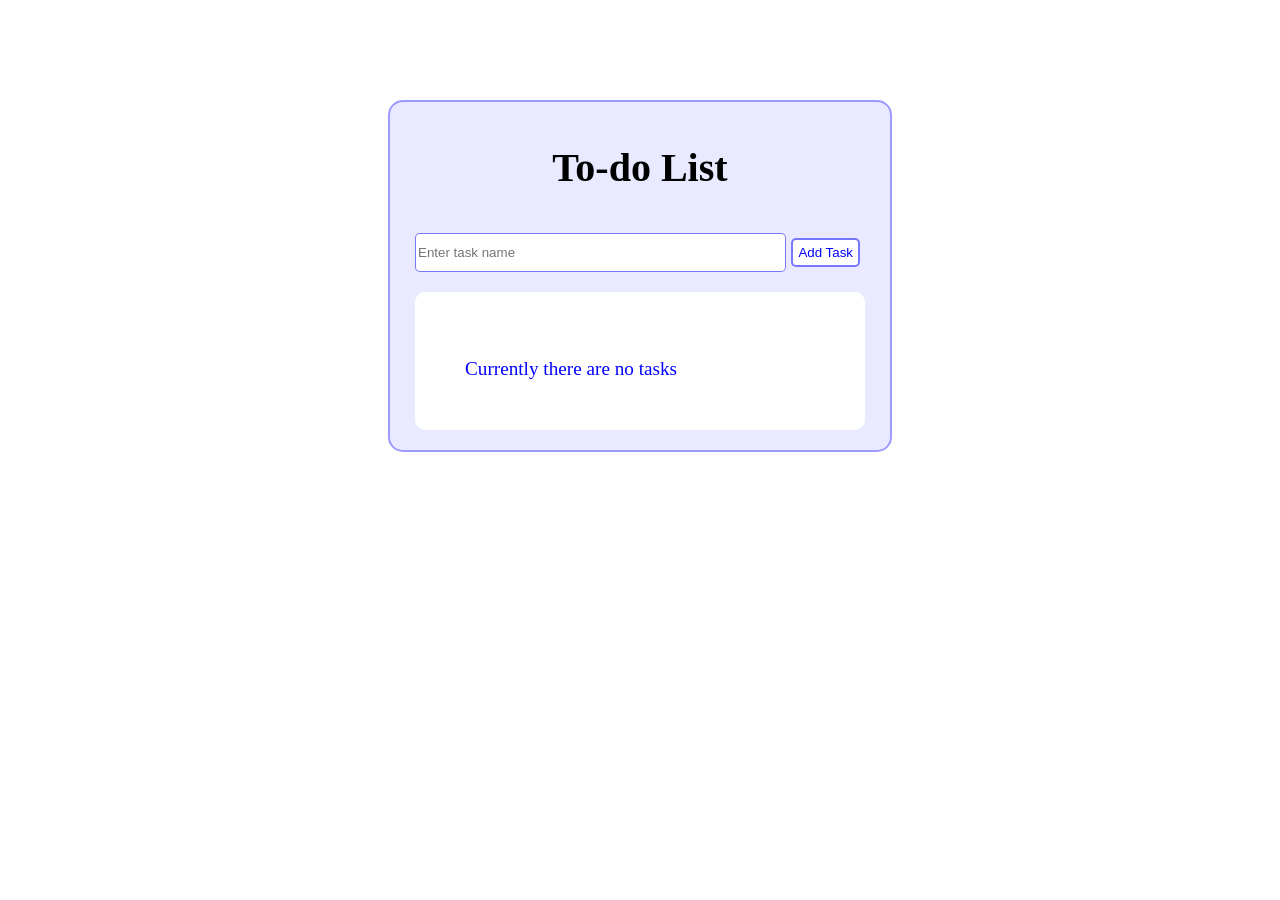
<file: task-03-javascript-logic-state-management/index.html>
<!DOCTYPE html>
<html lang="en">
<head>
    <meta charset="UTF-8">
    <meta name="viewport" content="width=device-width, initial-scale=1.0">
    <title>To-do List</title>
    <link rel="stylesheet" href="style.css">
</head>
<body>
    <main>
        <h1>To-do List</h1>
        <section id="add">
            <input type="text" id="task" placeholder="Enter task name">
            <button type="button" id="add-task">Add Task</button>
        </section>
        <section id="task-filter">
            <h2>Filters</h2>
            <button type="button" id="all-tasks">All</button>
            <button type="button" id="active-tasks">Active</button>
            <button type="button" id="completed-tasks">Completed</button>
        </section>
        <section id="task-list">
            <ul id="tasks"></ul>
            <p id="no-data">Currently there are no tasks</p>
        </section>
    </main>
    <script src="script.js"></script>
</body>
</html>
</file>
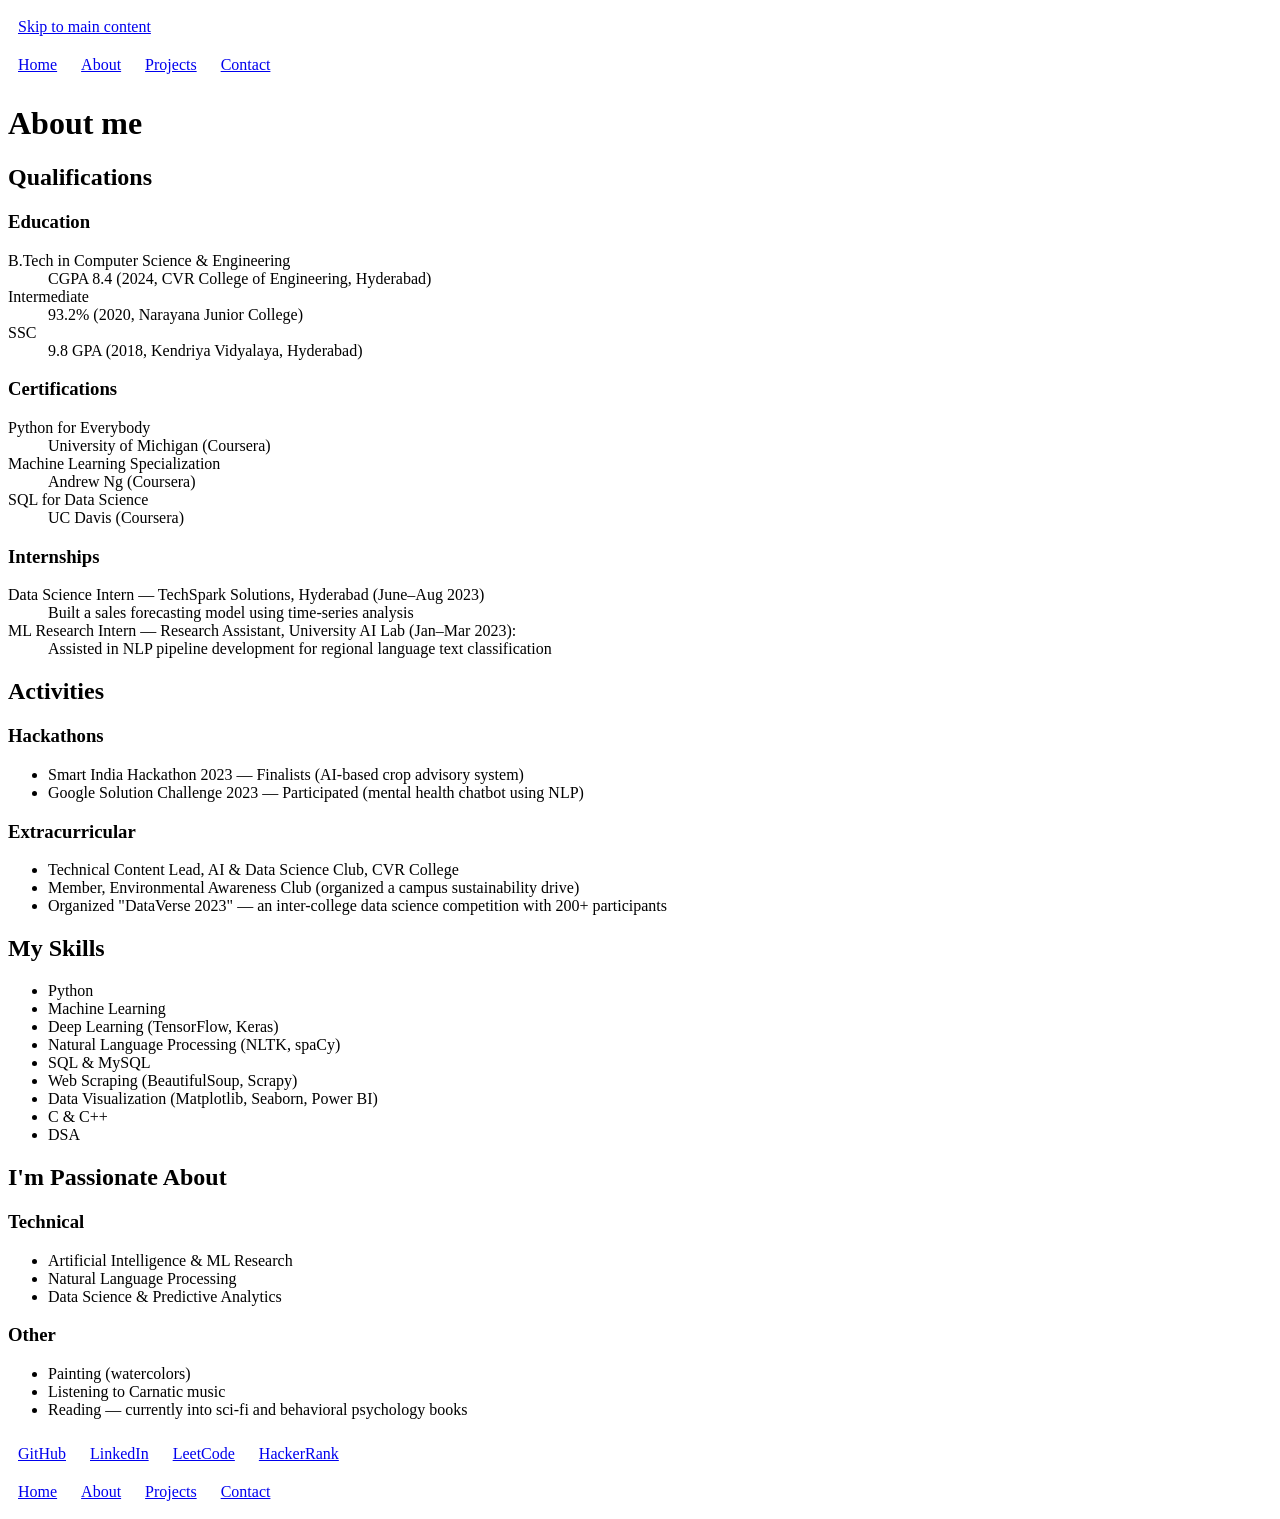
<file: task-01-html5-semantics-accessibility/about.html>
<!DOCTYPE html>
<html lang="en">
	<head>
	<title>About Arjun Mehra | CS Graduate & ML Enthusiast</title>
	<meta charset="UTF-8">
	<meta name="viewport" content="width=device-width, initial-scale=1.0">
	<meta name="description" content="Learn about Arjun Mehra's education, skills, certifications, and interests in data science, AI, and machine learning.">
	<style>
		a{
		  display: inline-block;
		  min-width: 24px;
		  min-height: 24px;
		  padding: 10px;
		  box-sizing: border-box;
		}
	</style>
	</head>
	<body>
		<a href="#main-content">Skip to main content</a>
		<header>
			<nav aria-label="Main navigation" >
				<a href="index.html" aria-current="page" >Home</a>
				<a href="about.html">About</a>
				<a href="projects.html">Projects</a>
				<a href="contact.html">Contact</a>
			</nav>
		</header>
		
		<main id="main-content">
			<h1>About me</h1>
			<section id="qualifications">
				<h2>Qualifications</h2>
				<h3>Education</h3>
				<dl>
					<dt>B.Tech in Computer Science & Engineering</dt>
					<dd>CGPA 8.4 (2024, CVR College of Engineering, Hyderabad)</dd>
					<dt>Intermediate</dt>
					<dd>93.2% (2020, Narayana Junior College)</dd>
					<dt>SSC</dt>
					<dd>9.8 GPA (2018, Kendriya Vidyalaya, Hyderabad)</dd>
				</dl>
				
				<h3>Certifications</h3>
				<dl>
					<dt>Python for Everybody</dt>
					<dd>University of Michigan (Coursera)</dd>
					<dt>Machine Learning Specialization</dt>
					<dd>Andrew Ng (Coursera)</dd>
					<dt>SQL for Data Science</dt>
					<dd>UC Davis (Coursera)</dd>
				</dl>
				
				<h3>Internships</h3>
				<dl>
					<dt>Data Science Intern — TechSpark Solutions, Hyderabad (June–Aug 2023)</dt>
					<dd>Built a sales forecasting model using time-series analysis</dd>
					<dt>ML Research Intern — Research Assistant, University AI Lab (Jan–Mar 2023):</dt>
					<dd>Assisted in NLP pipeline development for regional language text classification</dd>
				</dl>				
			</section>
			
			<section id="activities">
				<h2>Activities</h2>
				<h3>Hackathons</h3>
				<ul>
					<li>Smart India Hackathon 2023 — Finalists (AI-based crop advisory system)</li>
					<li>Google Solution Challenge 2023 — Participated (mental health chatbot using NLP)</li>
				</ul>
				
				<h3>Extracurricular</h3>
				<ul>
					<li>Technical Content Lead, AI & Data Science Club, CVR College</li>
					<li>Member, Environmental Awareness Club (organized a campus sustainability drive)</li>
					<li>Organized "DataVerse 2023" — an inter-college data science competition with 200+ participants</li>
				</ul>
			</section>
			
			<section id="skills">
				<h2>My Skills</h2>
				<ul>
					<li>Python</li>
					<li>Machine Learning</li>
					<li>Deep Learning (TensorFlow, Keras)</li>
					<li>Natural Language Processing (NLTK, spaCy)</li>
					<li>SQL & MySQL</li>
					<li>Web Scraping (BeautifulSoup, Scrapy)</li>
					<li>Data Visualization (Matplotlib, Seaborn, Power BI)</li>
					<li>C & C++</li>
					<li>DSA</li>
				</ul>
			</section>
			
			<section id="interests">
				<h2>I'm Passionate About</h2>
				<h3>Technical</h3>
				<ul>
					<li>Artificial Intelligence & ML Research</li>
					<li>Natural Language Processing</li>
					<li>Data Science & Predictive Analytics</li>
				</ul>
				<h3>Other</h3>
				<ul>
					<li>Painting (watercolors)</li>
					<li>Listening to Carnatic music</li>
					<li>Reading — currently into sci-fi and behavioral psychology books</li>
				</ul>
			</section>
		</main>
		
		<footer>
			<nav aria-label="Professional profiles">
				<a href="https://github.com/">GitHub</a>
				<a href="https://in.linkedin.com/">LinkedIn</a>
				<a href="https://leetcode.com/">LeetCode</a>
				<a href="https://www.hackerrank.com/">HackerRank</a>
			</nav>
			<nav aria-label="Footer navigation" >
				<a href="index.html">Home</a>
				<a href="about.html">About</a>
				<a href="projects.html">Projects</a>
				<a href="contact.html">Contact</a>
			</nav>
		</footer>
		
	</body> 
</html>
</file>
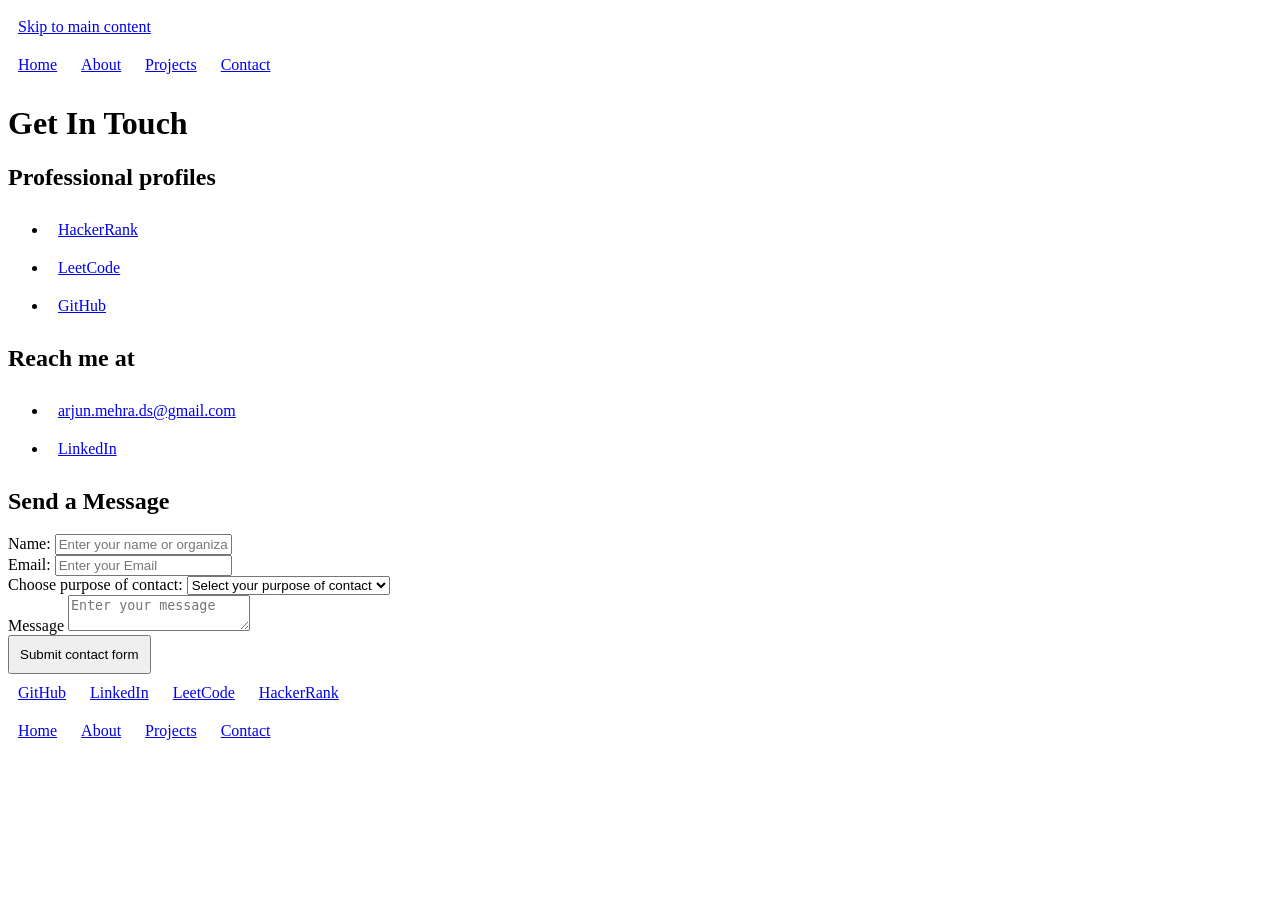
<file: task-01-html5-semantics-accessibility/contact.html>
<!DOCTYPE html>
<html lang="en">
	<head>
	<title>Contact Arjun Mehra | Open to Opportunities</title>
	<meta charset="UTF-8">
	<meta name="viewport" content="width=device-width, initial-scale=1.0">
	<meta name="description" content="Get in touch with Arjun Mehra for internships, freelance work, collaborations, or job opportunities in data science and AI.">
	<style>
		a, button{
		  display: inline-block;
		  min-width: 24px;
		  min-height: 24px;
		  padding: 10px;
		  box-sizing: border-box;
		}
	</style>
	</head>
	<body>
		<a href="#main-content">Skip to main content</a>
		<header>
			<nav aria-label="Main navigation" >
				<a href="index.html" aria-current="page" >Home</a>
				<a href="about.html">About</a>
				<a href="projects.html">Projects</a>
				<a href="contact.html">Contact</a>
			</nav>
		</header>
		
		<main id="main-content">
			<h1>Get In Touch</h1>
			<section id="links">
				<h2>Professional profiles</h2>
				<ul>
					<li><a href="https://www.hackerrank.com/">HackerRank</a></li>
					<li><a href="https://leetcode.com/">LeetCode</a></li>
					<li><a href="https://github.com/">GitHub</a></li>
				</ul>
			</section>
			<section id="contact">
				<h2>Reach me at</h2>
				<ul>
					<li><a href="mailto:arjun.mehra.ds@gmail.com">arjun.mehra.ds@gmail.com</a></li>
					<li><a href="https://in.linkedin.com/">LinkedIn</a></li>
				</ul>
			</section>
			<section id="contact-form">
				<h2>Send a Message</h2>
				<form>
					<label for="name">Name:</label>
					<input type="text" id="name" name="name" placeholder="Enter your name or organization name" autocomplete="name" required><br>
					<label for="mail">Email:</label>
					<input type="email" id="mail" name="email" placeholder="Enter your Email" autocomplete="email" required><br>
					<label for="purpose">Choose purpose of contact:</label>
					<select id="purpose" name="purpose" >
					<option value="" selected disabled hidden>Select your purpose of contact</option>
						<option value="Job Opportunity">Job Opportunity</option>
						<option value="Internship">Internship</option>
						<option value="Collaboration">Collaboration</option>
						<option value="General Inquiry">General Inquiry</option>
						<option value="Other">Other</option>
					</select><br>
					<label for="message">Message</label>
					<textarea id="message" name="message" placeholder="Enter your message" required ></textarea><br>
					<button type="submit">Submit contact form</button>
				</form>

			</section>
		</main>
		
		<footer>
			<nav aria-label="Professional profiles">
				<a href="https://github.com/">GitHub</a>
				<a href="https://in.linkedin.com/">LinkedIn</a>
				<a href="https://leetcode.com/">LeetCode</a>
				<a href="https://www.hackerrank.com/">HackerRank</a>
			</nav>
			<nav aria-label="Footer navigation" >
				<a href="index.html">Home</a>
				<a href="about.html">About</a>
				<a href="projects.html">Projects</a>
				<a href="contact.html">Contact</a>
			</nav>
		</footer>
		
	</body> 
</html>
</file>
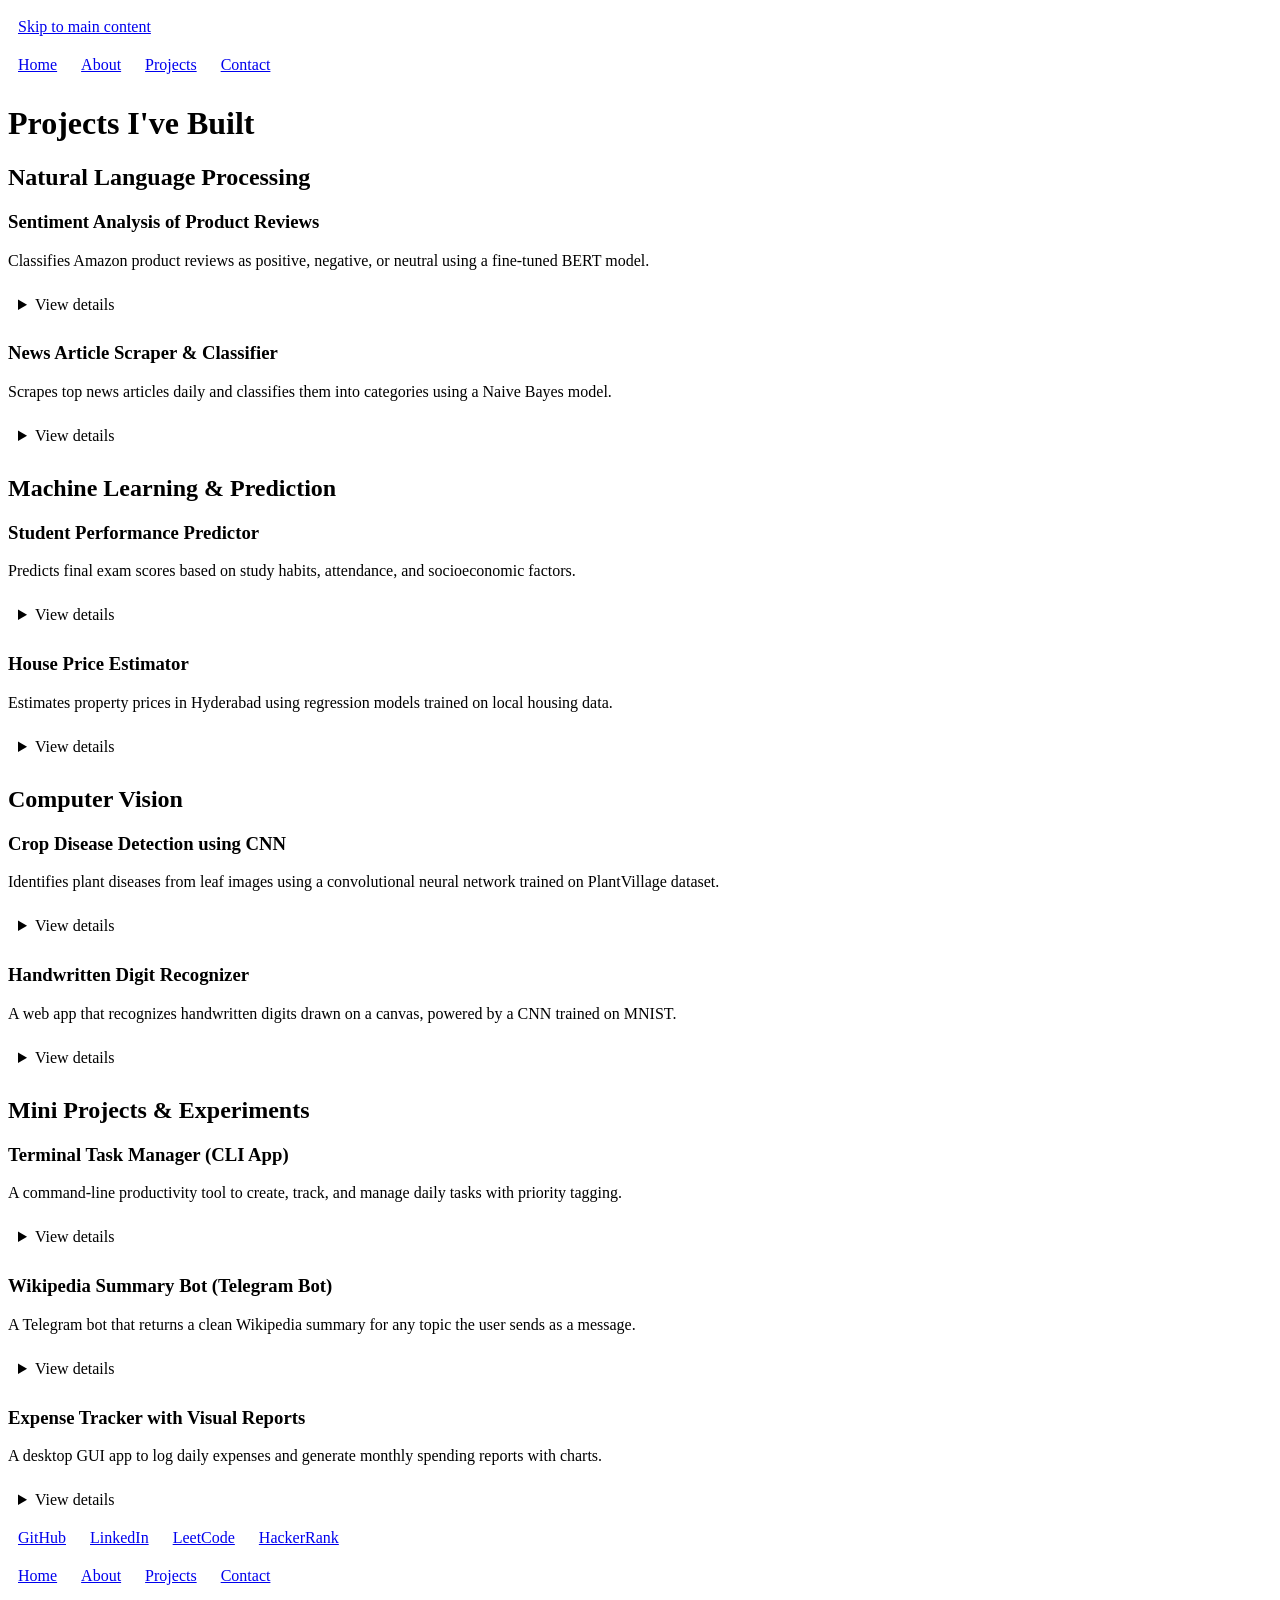
<file: task-01-html5-semantics-accessibility/projects.html>
<!DOCTYPE html>
<html lang="en">
	<head>
	<title>Projects | Arjun Mehra</title>
	<meta charset="UTF-8">
	<meta name="viewport" content="width=device-width, initial-scale=1.0">
	<meta name="description" content="Explore Arjun Mehra's data science, ML, NLP, and web projects with descriptions and GitHub links.">
	<style>
		a{
		  display: inline-block;
		  min-width: 24px;
		  min-height: 24px;
		  padding: 10px;
		  box-sizing: border-box;
		}
		summary {
		  min-width: 24px;
		  min-height: 24px;
		  padding: 10px;
		  box-sizing: border-box;
		  cursor: pointer;
		}
	</style>
	</head>
	<body>
		<a href="#main-content">Skip to main content</a>
		<header>
			<nav aria-label="Main navigation" >
				<a href="index.html" aria-current="page" >Home</a>
				<a href="about.html">About</a>
				<a href="projects.html">Projects</a>
				<a href="contact.html">Contact</a>
			</nav>
		</header>
		
		<main id="main-content">
			<h1>Projects I've Built</h1>
			<section class="domain">
				<h2>Natural Language Processing</h2>
				<article>
					<h3>Sentiment Analysis of Product Reviews</h3>
					<p>Classifies Amazon product reviews as positive, negative, or neutral using a fine-tuned BERT model.</p>
					<details>
						<summary>View details</summary>
						<p>Understanding customer opinions at scale is tedious manually. Fine-tuned a BERT model on 50,000 labeled Amazon reviews with a standard NLP preprocessing pipeline. Achieved 91% classification accuracy across positive, neutral, and negative sentiments, visualized through a category-wise dashboard.</p>
						<p>Tech used: Python, HuggingFace Transformers, Pandas, Scikit-learn</p>
						<a href="https://github.com/">View Sentiment Analyzer on GitHub</a>
					</details>
				</article>
				<article>
					<h3>News Article Scraper & Classifier</h3>
					<p>Scrapes top news articles daily and classifies them into categories using a Naive Bayes model.</p>
					<details>
						<summary>View details</summary>
						<p>News aggregation is fragmented across too many sources with no smart categorization. Built a Scrapy pipeline that scrapes 100+ articles daily and classifies them using a Naive Bayes model trained on the 20 Newsgroups dataset. Articles are auto-sorted into 5 categories and stored in SQLite, ready to power a personalized feed.</p>
						<p>Tech used: Python, BeautifulSoup, Scrapy, NLTK, Scikit-learn</p>
						<a href="https://github.com/">View News Classifier on GitHub</a>
					</details>
				</article>
			</section>
			<section class="domain">
				<h2>Machine Learning & Prediction</h2>
				<article>
					<h3>Student Performance Predictor</h3>
					<p>Predicts final exam scores based on study habits, attendance, and socioeconomic factors.</p>
					<details>
						<summary>View details</summary>
						<p>Academic outcomes are influenced by far more than just study hours, yet most interventions ignore non-academic factors. Trained multiple regression models on 12 features including attendance, parental education, and internet access, with Random Forest performing best at RMSE 4.2. Wrapped into a Streamlit app for counselors to query predictions in real time.</p>
						<p>Tech used: Python, Scikit-learn, Pandas, Matplotlib, Streamlit</p>
						<a href="https://github.com/">View Performance Predictor on GitHub</a>
					</details>
				</article>
				<article>
					<h3>House Price Estimator</h3>
					<p>Estimates property prices in Hyderabad using regression models trained on local housing data.</p>
					<details>
						<summary>View details</summary>
						<p>Hyderabad's real estate market is fast-moving and hard to manually appraise. Scraped 8,000+ local listings and trained an XGBoost model on features like location, area, and proximity to IT hubs, reaching an R² of 0.87. Exposed via a Flask API so external tools can query price estimates with a simple POST request.</p>
						<p>Tech used: Python, XGBoost, Pandas, Seaborn, Flask</p>
						<a href="https://github.com/">View House Price Estimator on GitHub</a>
					</details>
				</article>
			</section>
			<section class="domain">
				<h2>Computer Vision</h2>
				<article>
					<h3>Crop Disease Detection using CNN</h3>
					<p>Identifies plant diseases from leaf images using a convolutional neural network trained on PlantVillage dataset.</p>
					<details>
						<summary>View details</summary>
						<p>Farmers often misidentify plant diseases, leading to wrong treatments and crop loss. Trained a MobileNetV2-based CNN on 54,000+ PlantVillage images to detect 15 disease types, achieving 93.7% validation accuracy. Exported as a TensorFlow Lite model with a mobile-friendly upload interface to keep it accessible on low-end devices.</p>
						<p>Tech used: Python, TensorFlow, Keras, OpenCV, NumPy</p>
						<a href="https://github.com/">View Crop Disease Detector on GitHub</a>
					</details>
				</article>
				<article>
					<h3>Handwritten Digit Recognizer</h3>
					<p>A web app that recognizes handwritten digits drawn on a canvas, powered by a CNN trained on MNIST.</p>
					<details>
						<summary>View details</summary>
						<p>Wanted a hands-on end-to-end ML project connecting a trained model directly to a user-facing interface. Built a CNN on MNIST (99.1% test accuracy) and wrapped it in a Flask backend that receives canvas pixel data via AJAX, preprocesses it, and returns a prediction with confidence score — no page reload needed.</p>
						<p>Tech used: Python, TensorFlow, Flask, HTML/CSS/JS</p>
						<a href="https://github.com/">View Digit Recognizer on GitHub</a>
					</details>
				</article>
			</section>
			<section class="domain">
				<h2>Mini Projects & Experiments</h2>
				<article>
					<h3>Terminal Task Manager (CLI App)</h3>
					<p>A command-line productivity tool to create, track, and manage daily tasks with priority tagging.</p>
					<details>
						<summary>View details</summary>
						<p>Existing task apps felt bloated for simple daily tracking needs. Built a pure Python CLI tool using argparse that supports adding, filtering, and completing tasks with priority tags, persisting everything in a local JSON file. A clean exercise in file I/O and terminal UI design using ANSI color codes.</p>
						<p>Tech used: Python, argparse, JSON, CSV</p>
						<a href="https://github.com/">View Task Manager on GitHub</a>
					</details>
				</article>
				<article>
					<h3>Wikipedia Summary Bot (Telegram Bot)</h3>
					<p>A Telegram bot that returns a clean Wikipedia summary for any topic the user sends as a message.</p>
					<details>
						<summary>View details</summary>
						<p>Wanted a quick way to get topic summaries without leaving Telegram. Built a bot using python-telegram-bot that queries the Wikipedia API and replies with a 3-sentence summary and article link, handling disambiguation pages gracefully. Deployed on Railway for 24/7 uptime — a practical intro to webhooks and bot deployment.</p>
						<p>Tech used: Python, python-telegram-bot, Wikipedia API, Railway (deployment)</p>
						<a href="https://github.com/">View Wikipedia Bot on GitHub</a>
					</details>
				</article>
				<article>
					<h3>Expense Tracker with Visual Reports</h3>
					<p>A desktop GUI app to log daily expenses and generate monthly spending reports with charts.</p>
					<details>
						<summary>View details</summary>
						<p>Tracking personal spending during college was always an afterthought. Built a Tkinter desktop app backed by SQLite that logs categorized expenses and generates monthly pie and bar charts via Matplotlib. Ended up being the most personally used project — also includes a CSV export for manual review.</p>
						<p>Tech used: Python, Tkinter, Matplotlib, SQLite3</p>
						<a href="https://github.com/">View Expense Tracker on GitHub</a>
					</details>
				</article>
			</section>
		</main>
		
		<footer>
			<nav aria-label="Professional profiles">
				<a href="https://github.com/">GitHub</a>
				<a href="https://in.linkedin.com/">LinkedIn</a>
				<a href="https://leetcode.com/">LeetCode</a>
				<a href="https://www.hackerrank.com/">HackerRank</a>
			</nav>
			<nav aria-label="Footer navigation" >
				<a href="index.html">Home</a>
				<a href="about.html">About</a>
				<a href="projects.html">Projects</a>
				<a href="contact.html">Contact</a>
			</nav>
		</footer>
		
	</body> 
</html>
</file>
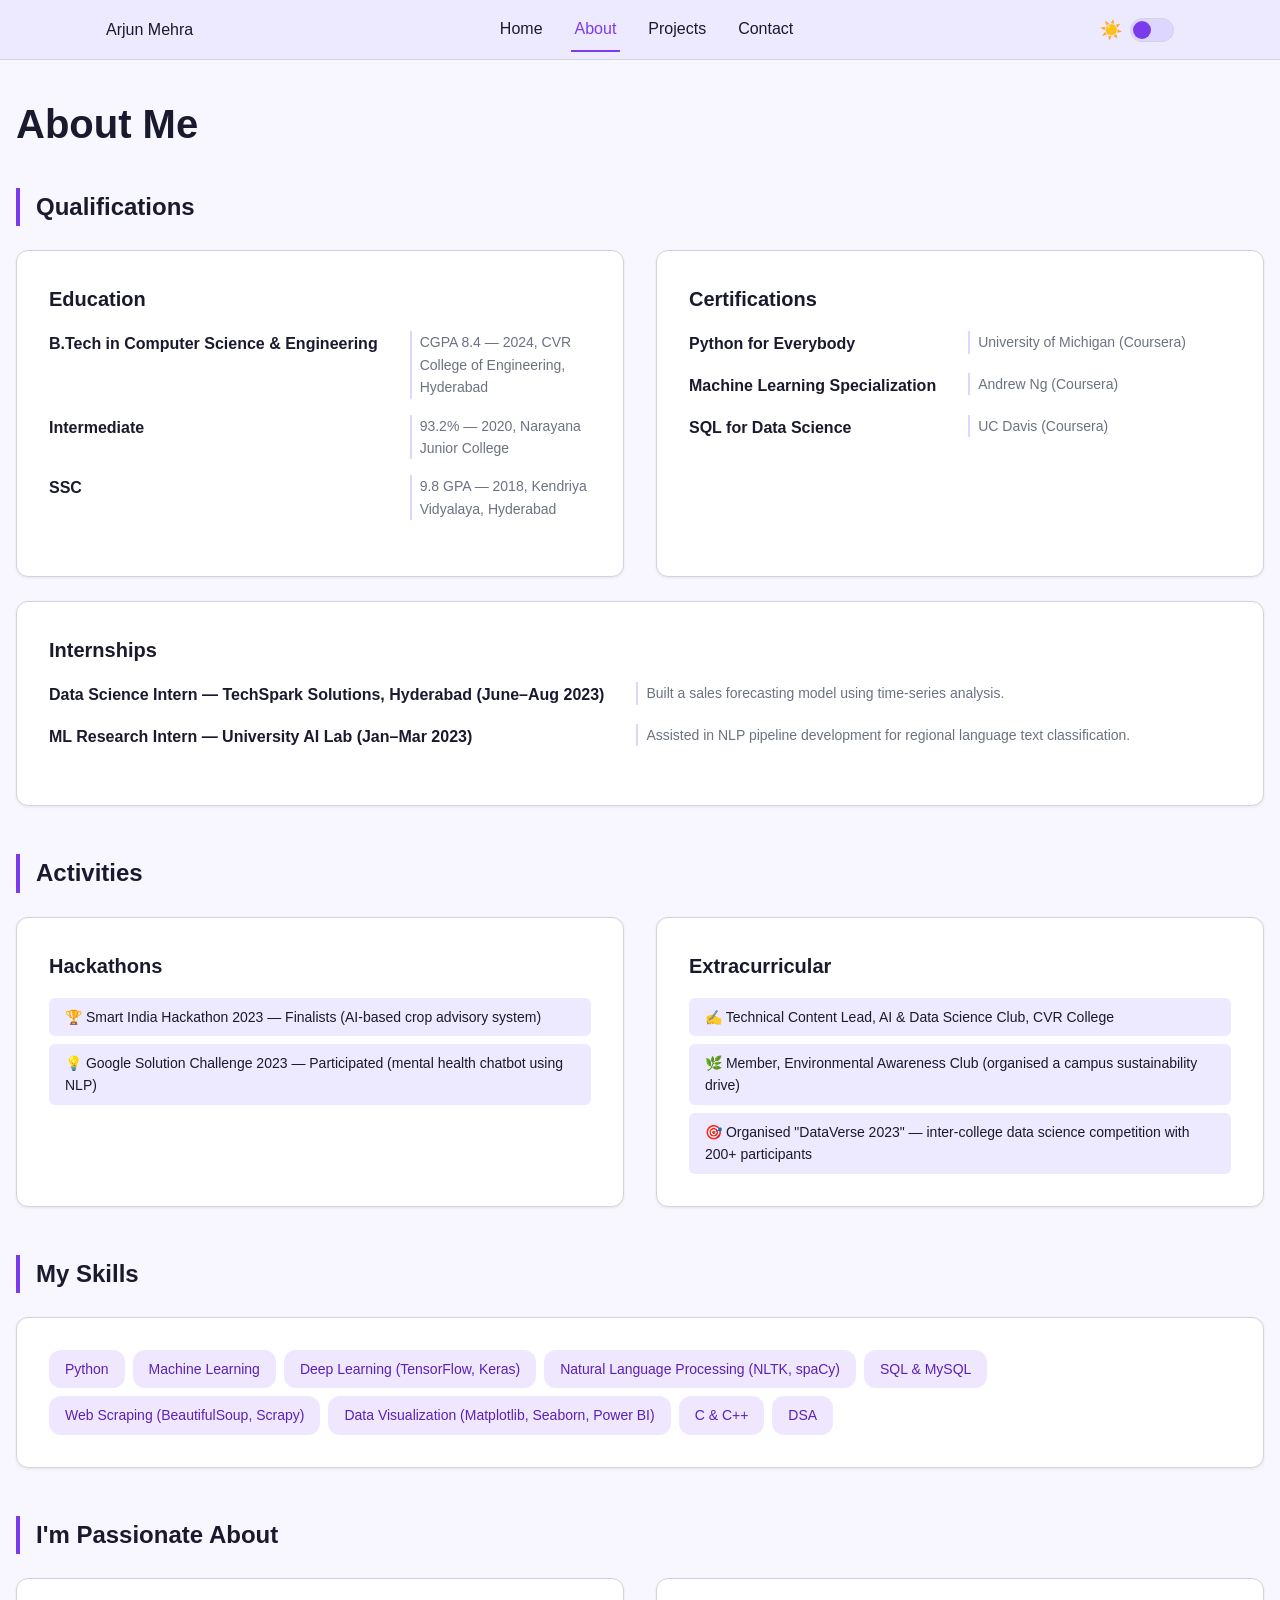
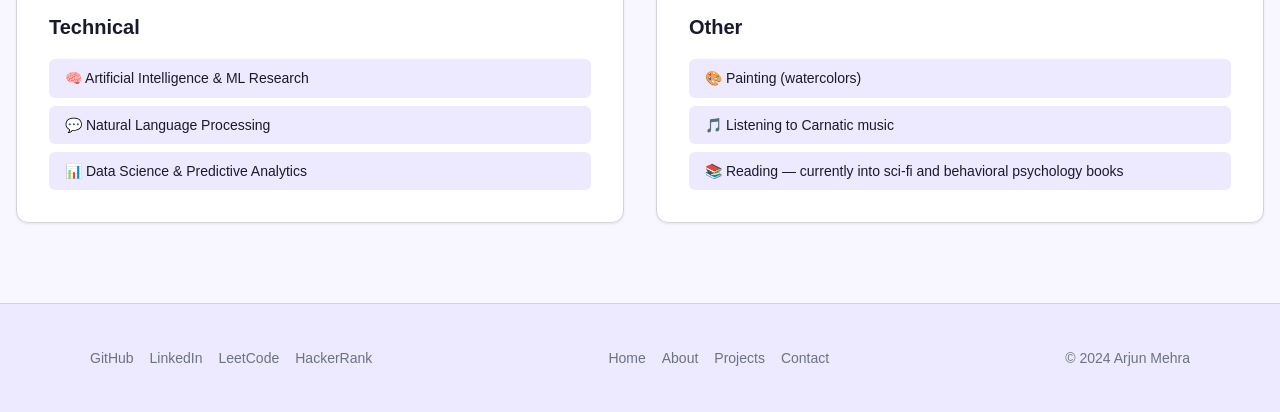
<file: task-02-css3-responsive-architecture/about.html>
<!DOCTYPE html>
<html lang="en">
<head>
  <title>About Arjun Mehra | CS Graduate & ML Enthusiast</title>
  <meta charset="UTF-8">
  <meta name="viewport" content="width=device-width, initial-scale=1.0">
  <meta name="description" content="Learn about Arjun Mehra's education, skills, certifications, and interests in data science, AI, and machine learning.">
  <link rel="stylesheet" href="style.css">
</head>
<body>

  <input type="checkbox" id="theme-toggle" aria-label="Toggle dark mode">

  <a href="#main-content" class="skip-link">Skip to main content</a>

  <header>
    <div class="nav-inner">
      <span class="nav-brand">Arjun Mehra</span>
      <nav aria-label="Main navigation">
        <ul class="nav-links">
          <li><a href="index.html">Home</a></li>
          <li><a href="about.html" aria-current="page">About</a></li>
          <li><a href="projects.html">Projects</a></li>
          <li><a href="contact.html">Contact</a></li>
        </ul>
      </nav>
      <label for="theme-toggle" class="theme-label" title="Toggle dark mode">
        <span class="toggle-icon" aria-hidden="true"></span>
        <span class="toggle-track"></span>
        <span class="sr-only">Toggle dark mode</span>
      </label>
    </div>
  </header>

  <main id="main-content">

    <h1>About Me</h1>

    <!-- QUALIFICATIONS -->
    <section id="qualifications" aria-labelledby="qual-heading">
      <h2 id="qual-heading">Qualifications</h2>
      <div class="about-grid">

        <!-- Education -->
        <div class="about-card">
          <h3>Education</h3>
          <dl>
            <dt>B.Tech in Computer Science & Engineering</dt>
            <dd>CGPA 8.4 — 2024, CVR College of Engineering, Hyderabad</dd>

            <dt>Intermediate</dt>
            <dd>93.2% — 2020, Narayana Junior College</dd>

            <dt>SSC</dt>
            <dd>9.8 GPA — 2018, Kendriya Vidyalaya, Hyderabad</dd>
          </dl>
        </div>

        <!-- Certifications -->
        <div class="about-card">
          <h3>Certifications</h3>
          <dl>
            <dt>Python for Everybody</dt>
            <dd>University of Michigan (Coursera)</dd>

            <dt>Machine Learning Specialization</dt>
            <dd>Andrew Ng (Coursera)</dd>

            <dt>SQL for Data Science</dt>
            <dd>UC Davis (Coursera)</dd>
          </dl>
        </div>

      </div>

      <!-- Internships — full width -->
      <div class="about-card" style="margin-top: var(--space-lg);">
        <h3>Internships</h3>
        <dl>
          <dt>Data Science Intern — TechSpark Solutions, Hyderabad (June–Aug 2023)</dt>
          <dd>Built a sales forecasting model using time-series analysis.</dd>

          <dt>ML Research Intern — University AI Lab (Jan–Mar 2023)</dt>
          <dd>Assisted in NLP pipeline development for regional language text classification.</dd>
        </dl>
      </div>
    </section>

    <!-- ACTIVITIES -->
    <section id="activities" aria-labelledby="act-heading">
      <h2 id="act-heading">Activities</h2>
      <div class="about-grid">

        <div class="about-card">
          <h3>Hackathons</h3>
          <ul class="activity-list">
            <li>🏆 Smart India Hackathon 2023 — Finalists (AI-based crop advisory system)</li>
            <li>💡 Google Solution Challenge 2023 — Participated (mental health chatbot using NLP)</li>
          </ul>
        </div>

        <div class="about-card">
          <h3>Extracurricular</h3>
          <ul class="activity-list">
            <li>✍️ Technical Content Lead, AI & Data Science Club, CVR College</li>
            <li>🌿 Member, Environmental Awareness Club (organised a campus sustainability drive)</li>
            <li>🎯 Organised "DataVerse 2023" — inter-college data science competition with 200+ participants</li>
          </ul>
        </div>

      </div>
    </section>

    <!-- SKILLS -->
    <section id="skills" aria-labelledby="skills-heading">
      <h2 id="skills-heading">My Skills</h2>
      <div class="about-card">
        <ul class="skills-list">
          <li>Python</li>
          <li>Machine Learning</li>
          <li>Deep Learning (TensorFlow, Keras)</li>
          <li>Natural Language Processing (NLTK, spaCy)</li>
          <li>SQL & MySQL</li>
          <li>Web Scraping (BeautifulSoup, Scrapy)</li>
          <li>Data Visualization (Matplotlib, Seaborn, Power BI)</li>
          <li>C & C++</li>
          <li>DSA</li>
        </ul>
      </div>
    </section>

    <!-- INTERESTS -->
    <section id="interests" aria-labelledby="interests-heading">
      <h2 id="interests-heading">I'm Passionate About</h2>
      <div class="about-grid">

        <div class="about-card">
          <h3>Technical</h3>
          <ul class="activity-list">
            <li>🧠 Artificial Intelligence & ML Research</li>
            <li>💬 Natural Language Processing</li>
            <li>📊 Data Science & Predictive Analytics</li>
          </ul>
        </div>

        <div class="about-card">
          <h3>Other</h3>
          <ul class="activity-list">
            <li>🎨 Painting (watercolors)</li>
            <li>🎵 Listening to Carnatic music</li>
            <li>📚 Reading — currently into sci-fi and behavioral psychology books</li>
          </ul>
        </div>

      </div>
    </section>

  </main>

  <footer>
    <div class="footer-inner">
      <nav aria-label="Professional profiles">
        <a href="https://github.com/">GitHub</a>
        <a href="https://in.linkedin.com/">LinkedIn</a>
        <a href="https://leetcode.com/">LeetCode</a>
        <a href="https://www.hackerrank.com/">HackerRank</a>
      </nav>
      <nav aria-label="Footer navigation">
        <a href="index.html">Home</a>
        <a href="about.html">About</a>
        <a href="projects.html">Projects</a>
        <a href="contact.html">Contact</a>
      </nav>
      <p class="footer-copy">© 2024 Arjun Mehra</p>
    </div>
  </footer>

</body>
</html>
</file>
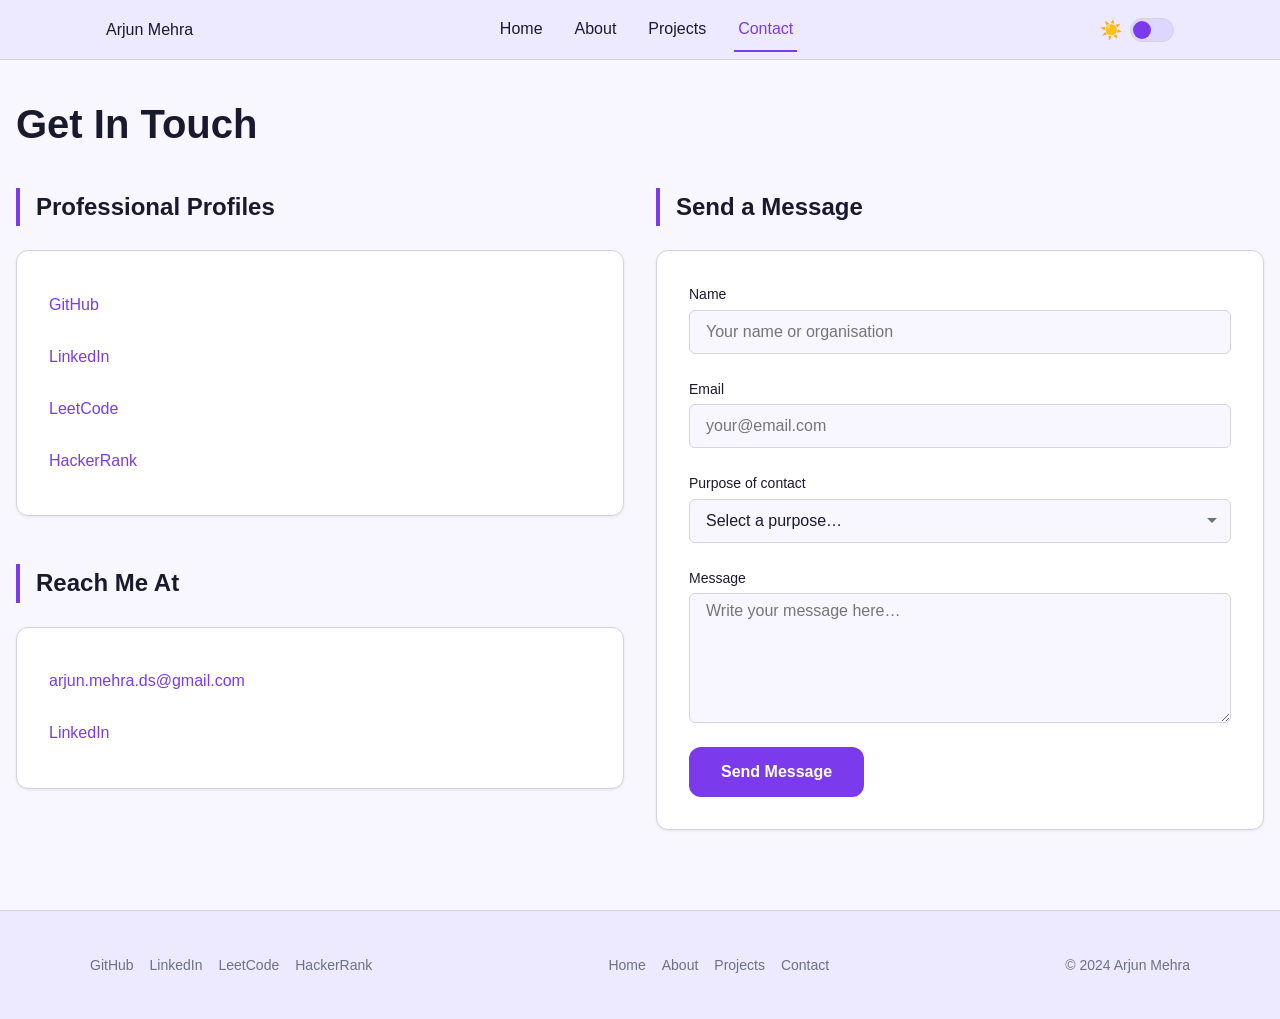
<file: task-02-css3-responsive-architecture/contact.html>
<!DOCTYPE html>
<html lang="en">
<head>
  <title>Contact Arjun Mehra | Open to Opportunities</title>
  <meta charset="UTF-8">
  <meta name="viewport" content="width=device-width, initial-scale=1.0">
  <meta name="description" content="Get in touch with Arjun Mehra for internships, freelance work, collaborations, or job opportunities in data science and AI.">
  <link rel="stylesheet" href="style.css">
</head>
<body>

  <input type="checkbox" id="theme-toggle" aria-label="Toggle dark mode">

  <a href="#main-content" class="skip-link">Skip to main content</a>

  <header>
    <div class="nav-inner">
      <span class="nav-brand">Arjun Mehra</span>
      <nav aria-label="Main navigation">
        <ul class="nav-links">
          <li><a href="index.html">Home</a></li>
          <li><a href="about.html">About</a></li>
          <li><a href="projects.html">Projects</a></li>
          <li><a href="contact.html" aria-current="page">Contact</a></li>
        </ul>
      </nav>
      <label for="theme-toggle" class="theme-label" title="Toggle dark mode">
        <span class="toggle-icon" aria-hidden="true"></span>
        <span class="toggle-track"></span>
        <span class="sr-only">Toggle dark mode</span>
      </label>
    </div>
  </header>

  <main id="main-content">

    <h1>Get In Touch</h1>

    <div class="contact-grid">

      <!-- LEFT COLUMN: links -->
      <div>

        <section id="links" aria-labelledby="profiles-heading">
          <h2 id="profiles-heading">Professional Profiles</h2>
          <div class="contact-card">
            <ul class="contact-link-list">
              <li><a href="https://github.com/">GitHub</a></li>
              <li><a href="https://in.linkedin.com/">LinkedIn</a></li>
              <li><a href="https://leetcode.com/">LeetCode</a></li>
              <li><a href="https://www.hackerrank.com/">HackerRank</a></li>
            </ul>
          </div>
        </section>

        <section id="reach" aria-labelledby="reach-heading" style="margin-top: var(--space-xl);">
          <h2 id="reach-heading">Reach Me At</h2>
          <div class="contact-card">
            <ul class="contact-link-list">
              <li><a href="mailto:arjun.mehra.ds@gmail.com">arjun.mehra.ds@gmail.com</a></li>
              <li><a href="https://in.linkedin.com/">LinkedIn</a></li>
            </ul>
          </div>
        </section>

      </div>

      <!-- RIGHT COLUMN: contact form -->
      <section id="contact-form" aria-labelledby="form-heading">
        <h2 id="form-heading">Send a Message</h2>
        <div class="contact-card">
          <form class="contact-form" action="#" method="post" novalidate>

            <div class="form-group">
              <label for="name">Name</label>
              <input
                type="text"
                id="name"
                name="name"
                placeholder="Your name or organisation"
                autocomplete="name"
                required
              >
            </div>

            <div class="form-group">
              <label for="mail">Email</label>
              <input
                type="email"
                id="mail"
                name="email"
                placeholder="your@email.com"
                autocomplete="email"
                required
              >
            </div>

            <div class="form-group">
              <label for="purpose">Purpose of contact</label>
              <select id="purpose" name="purpose" required>
                <option value="" selected disabled hidden>Select a purpose…</option>
                <option value="Job Opportunity">Job Opportunity</option>
                <option value="Internship">Internship</option>
                <option value="Collaboration">Collaboration</option>
                <option value="General Inquiry">General Inquiry</option>
                <option value="Other">Other</option>
              </select>
            </div>

            <div class="form-group">
              <label for="message">Message</label>
              <textarea
                id="message"
                name="message"
                placeholder="Write your message here…"
                required
              ></textarea>
            </div>

            <button type="submit" class="btn-submit">Send Message</button>

          </form>
        </div>
      </section>

    </div>

  </main>

  <footer>
    <div class="footer-inner">
      <nav aria-label="Professional profiles">
        <a href="https://github.com/">GitHub</a>
        <a href="https://in.linkedin.com/">LinkedIn</a>
        <a href="https://leetcode.com/">LeetCode</a>
        <a href="https://www.hackerrank.com/">HackerRank</a>
      </nav>
      <nav aria-label="Footer navigation">
        <a href="index.html">Home</a>
        <a href="about.html">About</a>
        <a href="projects.html">Projects</a>
        <a href="contact.html">Contact</a>
      </nav>
      <p class="footer-copy">© 2024 Arjun Mehra</p>
    </div>
  </footer>

</body>
</html>
</file>
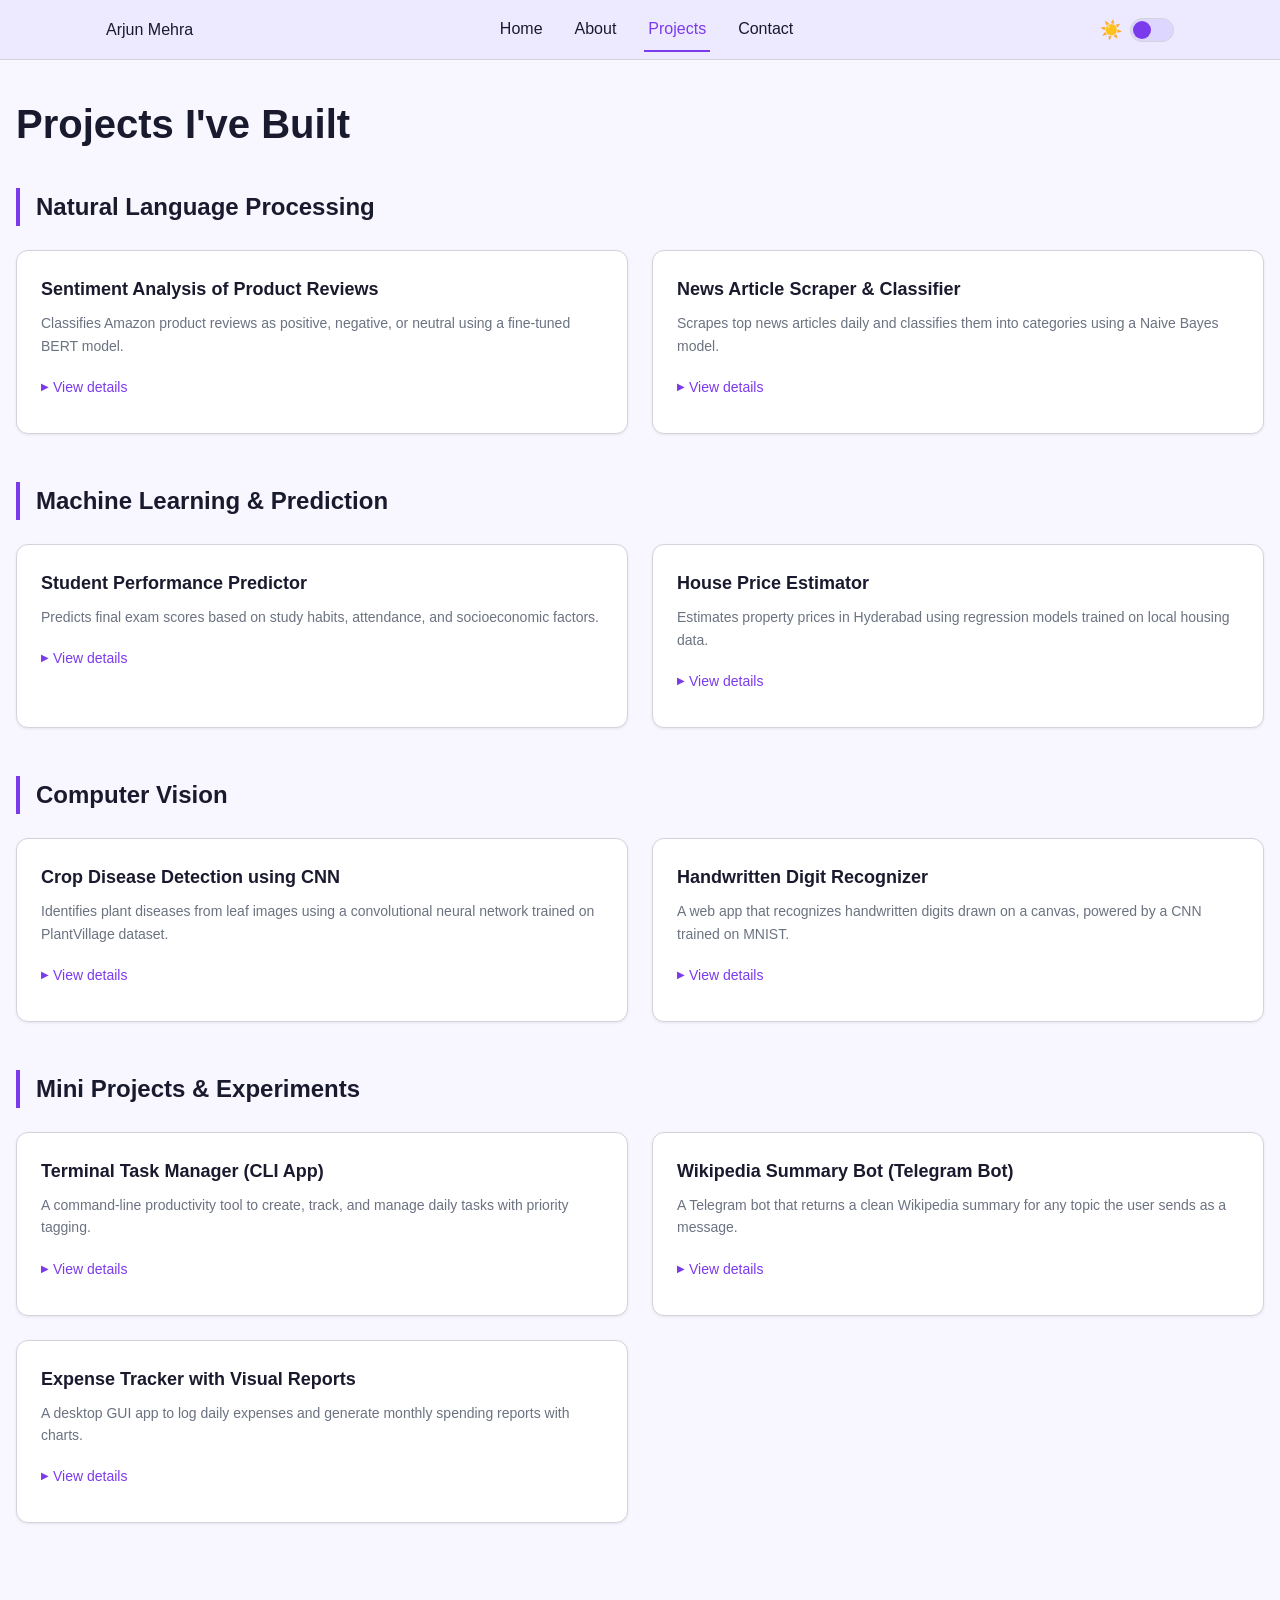
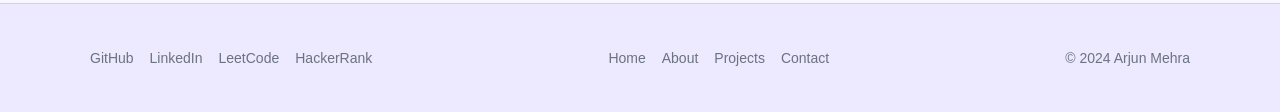
<file: task-02-css3-responsive-architecture/projects.html>
<!DOCTYPE html>
<html lang="en">
<head>
  <title>Projects | Arjun Mehra</title>
  <meta charset="UTF-8">
  <meta name="viewport" content="width=device-width, initial-scale=1.0">
  <meta name="description" content="Explore Arjun Mehra's data science, ML, NLP, and web projects with descriptions and GitHub links.">
  <link rel="stylesheet" href="style.css">
</head>
<body>

  <input type="checkbox" id="theme-toggle" aria-label="Toggle dark mode">

  <a href="#main-content" class="skip-link">Skip to main content</a>

  <header>
    <div class="nav-inner">
      <span class="nav-brand">Arjun Mehra</span>
      <nav aria-label="Main navigation">
        <ul class="nav-links">
          <li><a href="index.html">Home</a></li>
          <li><a href="about.html">About</a></li>
          <li><a href="projects.html" aria-current="page">Projects</a></li>
          <li><a href="contact.html">Contact</a></li>
        </ul>
      </nav>
      <label for="theme-toggle" class="theme-label" title="Toggle dark mode">
        <span class="toggle-icon" aria-hidden="true"></span>
        <span class="toggle-track"></span>
        <span class="sr-only">Toggle dark mode</span>
      </label>
    </div>
  </header>

  <main id="main-content">

    <h1>Projects I've Built</h1>

    <!-- NLP DOMAIN -->
    <section class="domain" aria-labelledby="nlp-heading">
      <h2 id="nlp-heading">Natural Language Processing</h2>
      <div class="projects-grid">

        <article class="project-card">
          <h3>Sentiment Analysis of Product Reviews</h3>
          <p>Classifies Amazon product reviews as positive, negative, or neutral using a fine-tuned BERT model.</p>
          <details>
            <summary>View details</summary>
            <p>
              Understanding customer opinions at scale is tedious manually.
              Fine-tuned a BERT model on 50,000 labeled Amazon reviews with a
              standard NLP preprocessing pipeline. Achieved 91% classification
              accuracy across positive, neutral, and negative sentiments,
              visualized through a category-wise dashboard.
            </p>
            <p><strong>Tech used:</strong> Python, HuggingFace Transformers, Pandas, Scikit-learn</p>
            <a href="https://github.com/">View Sentiment Analyzer on GitHub →</a>
          </details>
        </article>

        <article class="project-card">
          <h3>News Article Scraper & Classifier</h3>
          <p>Scrapes top news articles daily and classifies them into categories using a Naive Bayes model.</p>
          <details>
            <summary>View details</summary>
            <p>
              News aggregation is fragmented across too many sources with no smart
              categorization. Built a Scrapy pipeline that scrapes 100+ articles
              daily and classifies them using a Naive Bayes model trained on the
              20 Newsgroups dataset. Articles are auto-sorted into 5 categories
              and stored in SQLite, ready to power a personalized feed.
            </p>
            <p><strong>Tech used:</strong> Python, BeautifulSoup, Scrapy, NLTK, Scikit-learn</p>
            <a href="https://github.com/">View News Classifier on GitHub →</a>
          </details>
        </article>

      </div>
    </section>

    <!-- ML DOMAIN -->
    <section class="domain" aria-labelledby="ml-heading">
      <h2 id="ml-heading">Machine Learning & Prediction</h2>
      <div class="projects-grid">

        <article class="project-card">
          <h3>Student Performance Predictor</h3>
          <p>Predicts final exam scores based on study habits, attendance, and socioeconomic factors.</p>
          <details>
            <summary>View details</summary>
            <p>
              Academic outcomes are influenced by far more than just study hours,
              yet most interventions ignore non-academic factors. Trained multiple
              regression models on 12 features including attendance, parental
              education, and internet access, with Random Forest performing best
              at RMSE 4.2. Wrapped into a Streamlit app for counselors to query
              predictions in real time.
            </p>
            <p><strong>Tech used:</strong> Python, Scikit-learn, Pandas, Matplotlib, Streamlit</p>
            <a href="https://github.com/">View Performance Predictor on GitHub →</a>
          </details>
        </article>

        <article class="project-card">
          <h3>House Price Estimator</h3>
          <p>Estimates property prices in Hyderabad using regression models trained on local housing data.</p>
          <details>
            <summary>View details</summary>
            <p>
              Hyderabad's real estate market is fast-moving and hard to manually
              appraise. Scraped 8,000+ local listings and trained an XGBoost model
              on features like location, area, and proximity to IT hubs, reaching
              an R² of 0.87. Exposed via a Flask API so external tools can query
              price estimates with a simple POST request.
            </p>
            <p><strong>Tech used:</strong> Python, XGBoost, Pandas, Seaborn, Flask</p>
            <a href="https://github.com/">View House Price Estimator on GitHub →</a>
          </details>
        </article>

      </div>
    </section>

    <!-- COMPUTER VISION DOMAIN -->
    <section class="domain" aria-labelledby="cv-heading">
      <h2 id="cv-heading">Computer Vision</h2>
      <div class="projects-grid">

        <article class="project-card">
          <h3>Crop Disease Detection using CNN</h3>
          <p>Identifies plant diseases from leaf images using a convolutional neural network trained on PlantVillage dataset.</p>
          <details>
            <summary>View details</summary>
            <p>
              Farmers often misidentify plant diseases, leading to wrong treatments
              and crop loss. Trained a MobileNetV2-based CNN on 54,000+ PlantVillage
              images to detect 15 disease types, achieving 93.7% validation accuracy.
              Exported as a TensorFlow Lite model with a mobile-friendly upload
              interface to keep it accessible on low-end devices.
            </p>
            <p><strong>Tech used:</strong> Python, TensorFlow, Keras, OpenCV, NumPy</p>
            <a href="https://github.com/">View Crop Disease Detector on GitHub →</a>
          </details>
        </article>

        <article class="project-card">
          <h3>Handwritten Digit Recognizer</h3>
          <p>A web app that recognizes handwritten digits drawn on a canvas, powered by a CNN trained on MNIST.</p>
          <details>
            <summary>View details</summary>
            <p>
              Wanted a hands-on end-to-end ML project connecting a trained model
              directly to a user-facing interface. Built a CNN on MNIST (99.1% test
              accuracy) and wrapped it in a Flask backend that receives canvas pixel
              data via AJAX, preprocesses it, and returns a prediction with confidence
              score — no page reload needed.
            </p>
            <p><strong>Tech used:</strong> Python, TensorFlow, Flask, HTML/CSS/JS</p>
            <a href="https://github.com/">View Digit Recognizer on GitHub →</a>
          </details>
        </article>

      </div>
    </section>

    <!-- MINI PROJECTS DOMAIN -->
    <section class="domain" aria-labelledby="mini-heading">
      <h2 id="mini-heading">Mini Projects & Experiments</h2>
      <div class="projects-grid">

        <article class="project-card">
          <h3>Terminal Task Manager (CLI App)</h3>
          <p>A command-line productivity tool to create, track, and manage daily tasks with priority tagging.</p>
          <details>
            <summary>View details</summary>
            <p>
              Existing task apps felt bloated for simple daily tracking needs.
              Built a pure Python CLI tool using argparse that supports adding,
              filtering, and completing tasks with priority tags, persisting
              everything in a local JSON file. A clean exercise in file I/O and
              terminal UI design using ANSI color codes.
            </p>
            <p><strong>Tech used:</strong> Python, argparse, JSON, CSV</p>
            <a href="https://github.com/">View Task Manager on GitHub →</a>
          </details>
        </article>

        <article class="project-card">
          <h3>Wikipedia Summary Bot (Telegram Bot)</h3>
          <p>A Telegram bot that returns a clean Wikipedia summary for any topic the user sends as a message.</p>
          <details>
            <summary>View details</summary>
            <p>
              Wanted a quick way to get topic summaries without leaving Telegram.
              Built a bot using python-telegram-bot that queries the Wikipedia API
              and replies with a 3-sentence summary and article link, handling
              disambiguation pages gracefully. Deployed on Railway for 24/7 uptime
              — a practical intro to webhooks and bot deployment.
            </p>
            <p><strong>Tech used:</strong> Python, python-telegram-bot, Wikipedia API, Railway</p>
            <a href="https://github.com/">View Wikipedia Bot on GitHub →</a>
          </details>
        </article>

        <article class="project-card">
          <h3>Expense Tracker with Visual Reports</h3>
          <p>A desktop GUI app to log daily expenses and generate monthly spending reports with charts.</p>
          <details>
            <summary>View details</summary>
            <p>
              Tracking personal spending during college was always an afterthought.
              Built a Tkinter desktop app backed by SQLite that logs categorized
              expenses and generates monthly pie and bar charts via Matplotlib.
              Ended up being the most personally used project — also includes a
              CSV export for manual review.
            </p>
            <p><strong>Tech used:</strong> Python, Tkinter, Matplotlib, SQLite3</p>
            <a href="https://github.com/">View Expense Tracker on GitHub →</a>
          </details>
        </article>

      </div>
    </section>

  </main>

  <footer>
    <div class="footer-inner">
      <nav aria-label="Professional profiles">
        <a href="https://github.com/">GitHub</a>
        <a href="https://in.linkedin.com/">LinkedIn</a>
        <a href="https://leetcode.com/">LeetCode</a>
        <a href="https://www.hackerrank.com/">HackerRank</a>
      </nav>
      <nav aria-label="Footer navigation">
        <a href="index.html">Home</a>
        <a href="about.html">About</a>
        <a href="projects.html">Projects</a>
        <a href="contact.html">Contact</a>
      </nav>
      <p class="footer-copy">© 2024 Arjun Mehra</p>
    </div>
  </footer>

</body>
</html>
</file>
<file: task-03-javascript-logic-state-management/style.css>
main{
    display:flex;
    flex-direction: column;
    justify-content: center;
    align-items: center;
    margin: 100px auto;
    max-width: 500px;
    border: 2px solid rgb(154, 154, 255);
    border-radius: 15px;
    background-color: rgba(154, 154, 255, 0.219);
}
h1{
    font-size: 40px;
    padding: 15px;
}
button{
    border: 2px solid rgba(27, 27, 255, 0.591);
    background-color: white;
    color: blue;
    border-radius: 5px;
    margin: 5px;
    padding: 5px;
}
button:hover{
    cursor: pointer;
    background-color: rgba(27, 27, 255, 0.591);
    color: white;
}
#tasks{
    display: flex;
    flex-direction: column;
    list-style-type: none;
    gap: 20px;
    width: 100%;
}
.completed span{
    text-decoration: line-through;
}
.completed{
    background-color: rgb(225, 225, 225);
    border: 1px solid rgba(44,44,138);
}
.completed button{
    background-color: rgb(225, 225, 225);
    border: 2px solid rgba(44,44,138);
    color: rgb(44, 44, 138);
}
.completed button:hover{
    background-color: rgb(44,44,138);
    color: rgb(225,225,225);
}
#add{
    width: 90%;
    display: flex;
}
#task{
    flex-grow: 1;
    border: 1px solid rgba(27, 27, 255, 0.591);
    border-radius: 5px;
}
#task-list{
    background-color: white;
    width: 90%;
    border-radius: 10px;
    margin: 20px;
}
li{
    background-color: rgba(208, 208, 255, 0.363);
    display: flex;
    align-items: center;
    justify-content: end;
    padding: .5rem;
    border: 1px solid rgba(27, 27, 255, 0.591);
    border-radius: 10px;
    width: 80%;
}
span{
    margin-left: 10px;
    margin-right: auto;
    font-size: large;
}
#task-filter{
    align-self: flex-start;
    margin-left: 30px;
}
.current{
    background-color: rgba(27, 27, 255, 0.591);
    color: white;
}
[hidden]{
    display: none !important;
}
#no-data{
    align-self: center;
    justify-self: center;
    margin: 50px;
    font-size: larger;
    color: blue;
}
</file>
<file: task-02-css3-responsive-architecture/style.css>
/* =============================================
   ARJUN MEHRA PORTFOLIO — style.css
   Architecture: mobile-first, CSS Grid + Flexbox
   Theme: light/dark via CSS-only checkbox toggle
   ============================================= */

/* ── 1. CSS CUSTOM PROPERTIES (variables) ── */
:root {
  /* Light mode colours */
  --bg:          #f8f6ff;
  --surface:     #ede9fe;
  --surface2:    #ddd6fe;
  --accent:      #7c3aed;
  --accent-light:#ede9fe;
  --text:        #1a1a2e;
  --text-muted:  #6b7280;
  --border:      #d1d5db;
  --card-bg:     #ffffff;
  --pill-bg:     rgba(124, 58, 237, 0.12);
  --pill-text:   #5b21b6;

  /* Spacing scale */
  --space-xs:  0.25rem;
  --space-sm:  0.5rem;
  --space-md:  1rem;
  --space-lg:  1.5rem;
  --space-xl:  2rem;
  --space-2xl: 3rem;

  /* Typography scale */
  --text-sm:   0.875rem;
  --text-base: 1rem;
  --text-lg:   1.125rem;
  --text-xl:   1.25rem;
  --text-2xl:  1.5rem;
  --text-3xl:  2rem;
  --text-4xl:  2.5rem;

  /* Other tokens */
  --radius-sm: 6px;
  --radius-md: 12px;
  --radius-lg: 20px;
  --shadow-sm: 0 1px 3px rgba(0,0,0,0.08);
  --shadow-md: 0 4px 12px rgba(0,0,0,0.1);
  --nav-height: 60px;
  --max-width:  1100px;
  --transition: 0.25s ease;
}

/* Dark mode: activated when #theme-toggle checkbox is checked */
#theme-toggle:checked ~ * {
  --bg:          #0f0f1a;
  --surface:     #1a1a2e;
  --surface2:    #252540;
  --accent:      #a78bfa;
  --accent-light:#2e1f5e;
  --text:        #e2e8f0;
  --text-muted:  #94a3b8;
  --border:      #334155;
  --card-bg:     #1a1a2e;
  --pill-bg:     rgba(167, 139, 250, 0.15);
  --pill-text:   #c4b5fd;
}

/* ── 2. RESET & BASE ── */
*, *::before, *::after {
  box-sizing: border-box;
  margin: 0;
  padding: 0;
}

html {
  scroll-behavior: smooth;
}

body {
  font-family: -apple-system, BlinkMacSystemFont, "Segoe UI", Roboto,
               "Helvetica Neue", Arial, sans-serif;
  font-size: var(--text-base);
  line-height: 1.6;
  background-color: var(--bg);
  color: var(--text);
  transition: background-color var(--transition), color var(--transition);
  /* Grid: stack header / main / footer */
  display: grid;
  grid-template-rows: auto 1fr auto;
  min-height: 100vh;
}

/* ── 3. ACCESSIBILITY ── */

/* Skip link */
.skip-link {
  position: absolute;
  left: -9999px;
  top: var(--space-md);
  background: var(--accent);
  color: #fff;
  padding: var(--space-sm) var(--space-md);
  border-radius: var(--radius-sm);
  font-weight: 600;
  z-index: 9999;
  text-decoration: none;
}
.skip-link:focus {
  left: var(--space-md);
}

/* Visible focus ring for keyboard users */
:focus-visible {
  outline: 3px solid var(--accent);
  outline-offset: 3px;
  border-radius: var(--radius-sm);
}

/* Respect reduced motion preference */
@media (prefers-reduced-motion: reduce) {
  *, *::before, *::after {
    animation-duration: 0.01ms !important;
    transition-duration: 0.01ms !important;
  }
}

/* ── 4. THEME TOGGLE CHECKBOX (hidden) ── */
#theme-toggle {
  position: absolute;
  width: 1px;
  height: 1px;
  opacity: 0;
  pointer-events: none;
}

/* ── 5. HEADER & NAV ── */
header {
  position: sticky;
  top: 0;
  z-index: 100;
  background-color: var(--surface);
  border-bottom: 1px solid var(--border);
  height: var(--nav-height);
  transition: background-color var(--transition);
}

.nav-inner {
  max-width: var(--max-width);
  margin: 0 auto;
  padding: 0 var(--space-md);
  height: 100%;
  display: flex;
  align-items: center;
  justify-content: space-between;
}

.nav-links {
  display: flex;
  gap: var(--space-lg);
  list-style: none;
}

.nav-links a {
  text-decoration: none;
  color: var(--text);
  font-weight: 500;
  font-size: var(--text-base);
  padding: var(--space-sm) var(--space-xs);
  border-bottom: 2px solid transparent;
  transition: color var(--transition), border-color var(--transition);
  min-height: 44px;
  display: inline-flex;
  align-items: center;
}

.nav-links a:hover,
.nav-links a[aria-current="page"] {
  color: var(--accent);
  border-bottom-color: var(--accent);
}

/* Dark mode toggle label — styled as a switch */
.theme-label {
  display: flex;
  align-items: center;
  gap: var(--space-sm);
  cursor: pointer;
  font-size: var(--text-sm);
  color: var(--text-muted);
  white-space: nowrap;
  min-height: 44px;
  min-width: 44px;
  justify-content: center;
}

/* The toggle pill */
.toggle-track {
  width: 44px;
  height: 24px;
  background-color: var(--surface2);
  border-radius: 12px;
  border: 1px solid var(--border);
  position: relative;
  transition: background-color var(--transition);
  flex-shrink: 0;
}

.toggle-track::after {
  content: "";
  position: absolute;
  top: 2px;
  left: 2px;
  width: 18px;
  height: 18px;
  border-radius: 50%;
  background-color: var(--accent);
  transition: transform var(--transition);
}

#theme-toggle:checked ~ * .toggle-track {
  background-color: var(--surface2);
}

#theme-toggle:checked ~ * .toggle-track::after {
  transform: translateX(20px);
}

.toggle-icon::before {
  content: "☀️";
}

#theme-toggle:checked ~ * .toggle-icon::before {
  content: "🌙";
}

.toggle-icon {
  font-size: var(--text-lg);
  line-height: 1;
}

/* Hamburger menu for mobile */
.nav-toggle {
  display: none;
  background: none;
  border: none;
  cursor: pointer;
  padding: var(--space-sm);
  min-height: 44px;
  min-width: 44px;
  color: var(--text);
  font-size: var(--text-xl);
  align-items: center;
  justify-content: center;
}

/* ── 6. MAIN CONTENT WRAPPER ── */
main {
  background-color: var(--bg);
  width: 100%;
  margin: 0 auto;
  padding: var(--space-xl) var(--space-md);
}

/* Page headings */
h1 {
  font-size: var(--text-3xl);
  font-weight: 700;
  margin-bottom: var(--space-xl);
  color: var(--text);
}

h2 {
  font-size: var(--text-2xl);
  font-weight: 600;
  margin-bottom: var(--space-lg);
  /* Signature element: left accent bar on section headings */
  padding-left: var(--space-md);
  border-left: 4px solid var(--accent);
  color: var(--text);
}

h3 {
  font-size: var(--text-xl);
  font-weight: 600;
  margin-bottom: var(--space-md);
  color: var(--text);
}

p {
  color: var(--text);
  margin-bottom: var(--space-md);
}

p:last-child {
  margin-bottom: 0;
}

/* ── 7. SECTIONS ── */
section {
  margin-bottom: var(--space-2xl);
}

/* ── 8. INDEX PAGE — HERO ── */
#hero {
  /* CSS Grid for the hero layout */
  display: grid;
  grid-template-columns: 1fr;
  gap: var(--space-xl);
  align-items: center;
  background-color: var(--card-bg);
  border: 1px solid var(--border);
  border-radius: var(--radius-lg);
  padding: var(--space-xl);
  margin-bottom: var(--space-2xl);
  box-shadow: var(--shadow-md);
}

.profile-image {
  width: 140px;
  height: 140px;
  border-radius: 50%;
  object-fit: cover;
  border: 4px solid var(--accent);
  display: block;
  margin: 0 auto;
}

.hero-content h2 {
  font-size: var(--text-2xl);
  border-left: none;
  padding-left: 0;
  margin-bottom: var(--space-md);
}

.hero-content p {
  color: var(--text-muted);
}

/* Pill list */
.pill-list {
  list-style: none;
  display: flex;
  flex-wrap: wrap;
  gap: var(--space-sm);
}

.pill {
  background-color: var(--pill-bg);
  color: var(--pill-text);
  padding: var(--space-sm) var(--space-md);
  border-radius: var(--radius-lg);
  font-size: var(--text-sm);
  font-weight: 500;
}

/* Domain sections on index */
.domains-grid {
  display: grid;
  grid-template-columns: 1fr;
  gap: var(--space-md);
}

.domain-card {
  background-color: var(--card-bg);
  border: 1px solid var(--border);
  border-radius: var(--radius-md);
  padding: var(--space-lg);
  box-shadow: var(--shadow-sm);
}

.domain-card h3 {
  font-size: var(--text-base);
  margin-bottom: var(--space-sm);
}

/* ── 9. PROJECTS PAGE ── */
.domain {
  margin-bottom: var(--space-2xl);
}

/* Projects grid — 1 col mobile, 2 col tablet+ */
.projects-grid {
  display: grid;
  grid-template-columns: 1fr;
  gap: var(--space-lg);
}

.project-card {
  background-color: var(--card-bg);
  border: 1px solid var(--border);
  border-radius: var(--radius-md);
  padding: var(--space-lg);
  box-shadow: var(--shadow-sm);
  transition: box-shadow var(--transition), transform var(--transition);
}

.project-card:hover {
  box-shadow: var(--shadow-md);
  transform: translateY(-2px);
}

.project-card h3 {
  font-size: var(--text-lg);
  margin-bottom: var(--space-sm);
}

.project-card > p {
  color: var(--text-muted);
  font-size: var(--text-sm);
  margin-bottom: var(--space-sm);
}

/* details/summary for project expand */
details {
  margin-top: var(--space-sm);
}

summary {
  cursor: pointer;
  color: var(--accent);
  font-weight: 500;
  font-size: var(--text-sm);
  padding: var(--space-sm) 0;
  list-style: none;
  min-height: 44px;
  display: flex;
  align-items: center;
  gap: var(--space-xs);
}

summary::before {
  content: "▶";
  font-size: 0.65rem;
  transition: transform var(--transition);
}

details[open] summary::before {
  transform: rotate(90deg);
}

summary::-webkit-details-marker {
  display: none;
}

details > p {
  color: var(--text-muted);
  font-size: var(--text-sm);
  padding-top: var(--space-sm);
}

details a {
  display: inline-flex;
  align-items: center;
  margin-top: var(--space-sm);
  color: var(--accent);
  font-size: var(--text-sm);
  font-weight: 500;
  text-decoration: none;
  border-bottom: 1px solid transparent;
  transition: border-color var(--transition);
  min-height: 44px;
}

details a:hover {
  border-bottom-color: var(--accent);
}

/* ── 10. ABOUT PAGE ── */

/* Two-column layout for about sections on tablet+ */
.about-grid {
  display: grid;
  grid-template-columns: 1fr;
  gap: var(--space-xl);
}

.about-card {
  background-color: var(--card-bg);
  border: 1px solid var(--border);
  border-radius: var(--radius-md);
  padding: var(--space-xl);
  box-shadow: var(--shadow-sm);
}

/* Definition list styling */
dl {
  display: grid;
  grid-template-columns: 1fr;
  gap: var(--space-md);
  margin-bottom: var(--space-lg);
}

dt {
  font-weight: 600;
  color: var(--text);
  font-size: var(--text-base);
}

dd {
  color: var(--text-muted);
  font-size: var(--text-sm);
  margin-left: var(--space-md);
  padding-left: var(--space-sm);
  border-left: 2px solid var(--surface2);
}

/* Skills list */
.skills-list {
  list-style: none;
  display: flex;
  flex-wrap: wrap;
  gap: var(--space-sm);
}

.skills-list li {
  background-color: var(--pill-bg);
  color: var(--pill-text);
  padding: var(--space-sm) var(--space-md);
  border-radius: var(--radius-md);
  font-size: var(--text-sm);
  font-weight: 500;
}

/* Activities lists */
.activity-list {
  list-style: none;
  display: flex;
  flex-direction: column;
  gap: var(--space-sm);
}

.activity-list li {
  padding: var(--space-sm) var(--space-md);
  background-color: var(--surface);
  border-radius: var(--radius-sm);
  font-size: var(--text-sm);
  color: var(--text);
}

/* ── 11. CONTACT PAGE ── */
.contact-grid {
  display: grid;
  grid-template-columns: 1fr;
  gap: var(--space-xl);
}

.contact-card {
  background-color: var(--card-bg);
  border: 1px solid var(--border);
  border-radius: var(--radius-md);
  padding: var(--space-xl);
  box-shadow: var(--shadow-sm);
}

.contact-link-list {
  list-style: none;
  display: flex;
  flex-direction: column;
  gap: var(--space-sm);
}

.contact-link-list a {
  display: inline-flex;
  align-items: center;
  gap: var(--space-sm);
  color: var(--accent);
  text-decoration: none;
  font-weight: 500;
  min-height: 44px;
  border-bottom: 1px solid transparent;
  transition: border-color var(--transition);
}

.contact-link-list a:hover {
  border-bottom-color: var(--accent);
}

/* Form styles */
.contact-form {
  display: flex;
  flex-direction: column;
  gap: var(--space-lg);
}

.form-group {
  display: flex;
  flex-direction: column;
  gap: var(--space-xs);
}

label {
  font-weight: 500;
  font-size: var(--text-sm);
  color: var(--text);
}

input,
select,
textarea {
  background-color: var(--bg);
  color: var(--text);
  border: 1px solid var(--border);
  border-radius: var(--radius-sm);
  padding: var(--space-sm) var(--space-md);
  font-size: var(--text-base);
  font-family: inherit;
  min-height: 44px;
  width: 100%;
  transition: border-color var(--transition), box-shadow var(--transition);
}

input:focus,
select:focus,
textarea:focus {
  outline: none;
  border-color: var(--accent);
  box-shadow: 0 0 0 3px rgba(124, 58, 237, 0.15);
}

textarea {
  min-height: 130px;
  resize: vertical;
}

select {
  appearance: none;
  background-image: url("data:image/svg+xml,%3Csvg xmlns='http://www.w3.org/2000/svg' width='12' height='12' viewBox='0 0 12 12'%3E%3Cpath fill='%236b7280' d='M6 8L1 3h10z'/%3E%3C/svg%3E");
  background-repeat: no-repeat;
  background-position: right 12px center;
  padding-right: 2.5rem;
}

.btn-submit {
  background-color: var(--accent);
  color: #fff;
  border: none;
  border-radius: var(--radius-md);
  padding: var(--space-md) var(--space-xl);
  font-size: var(--text-base);
  font-weight: 600;
  font-family: inherit;
  cursor: pointer;
  min-height: 44px;
  align-self: flex-start;
  transition: opacity var(--transition), transform var(--transition);
}

.btn-submit:hover {
  opacity: 0.88;
  transform: translateY(-1px);
}

.btn-submit:active {
  transform: translateY(0);
}

/* ── 12. FOOTER ── */
footer {
  background-color: var(--surface);
  border-top: 1px solid var(--border);
  padding: var(--space-xl) var(--space-md);
  transition: background-color var(--transition);
}

.footer-inner {
  max-width: var(--max-width);
  margin: 0 auto;
  display: flex;
  flex-direction: column;
  gap: var(--space-md);
  align-items: center;
  text-align: center;
}

.footer-inner nav {
  display: flex;
  flex-wrap: wrap;
  gap: var(--space-md);
  justify-content: center;
}

.footer-inner nav a {
  color: var(--text-muted);
  text-decoration: none;
  font-size: var(--text-sm);
  min-height: 44px;
  display: inline-flex;
  align-items: center;
  transition: color var(--transition);
}

.footer-inner nav a:hover {
  color: var(--accent);
}

.footer-copy {
  font-size: var(--text-sm);
  color: var(--text-muted);
}

/* ── 13. RESPONSIVE BREAKPOINTS ── */

/* Tablet: 640px and up */
@media (min-width: 640px) {
  h1 {
    font-size: var(--text-4xl);
  }

  .projects-grid {
    grid-template-columns: 1fr 1fr;
  }

  .domains-grid {
    grid-template-columns: 1fr 1fr;
  }

  .contact-grid {
    grid-template-columns: 1fr 1fr;
  }
}

/* Desktop: 768px and up */
@media (min-width: 768px) {
  #hero {
    grid-template-columns: auto 1fr;
  }

  .profile-image {
    margin: 0;
    width: 160px;
    height: 160px;
  }

  .hero-content h2 {
    font-size: var(--text-3xl);
  }

  .about-grid {
    grid-template-columns: 1fr 1fr;
  }

  dl {
    grid-template-columns: auto 1fr;
    align-items: start;
  }

  dt {
    padding-right: var(--space-md);
  }

  dd {
    margin-left: 0;
  }

  .footer-inner {
    flex-direction: row;
    justify-content: space-between;
    text-align: left;
  }
}

/* Large desktop: 1024px and up */
@media (min-width: 1024px) {
  .nav-toggle {
    display: none;
  }
}

/* ── 14. UTILITY CLASSES ── */
.sr-only {
  position: absolute;
  width: 1px;
  height: 1px;
  padding: 0;
  margin: -1px;
  overflow: hidden;
  clip: rect(0, 0, 0, 0);
  white-space: nowrap;
  border: 0;
}
</file>
